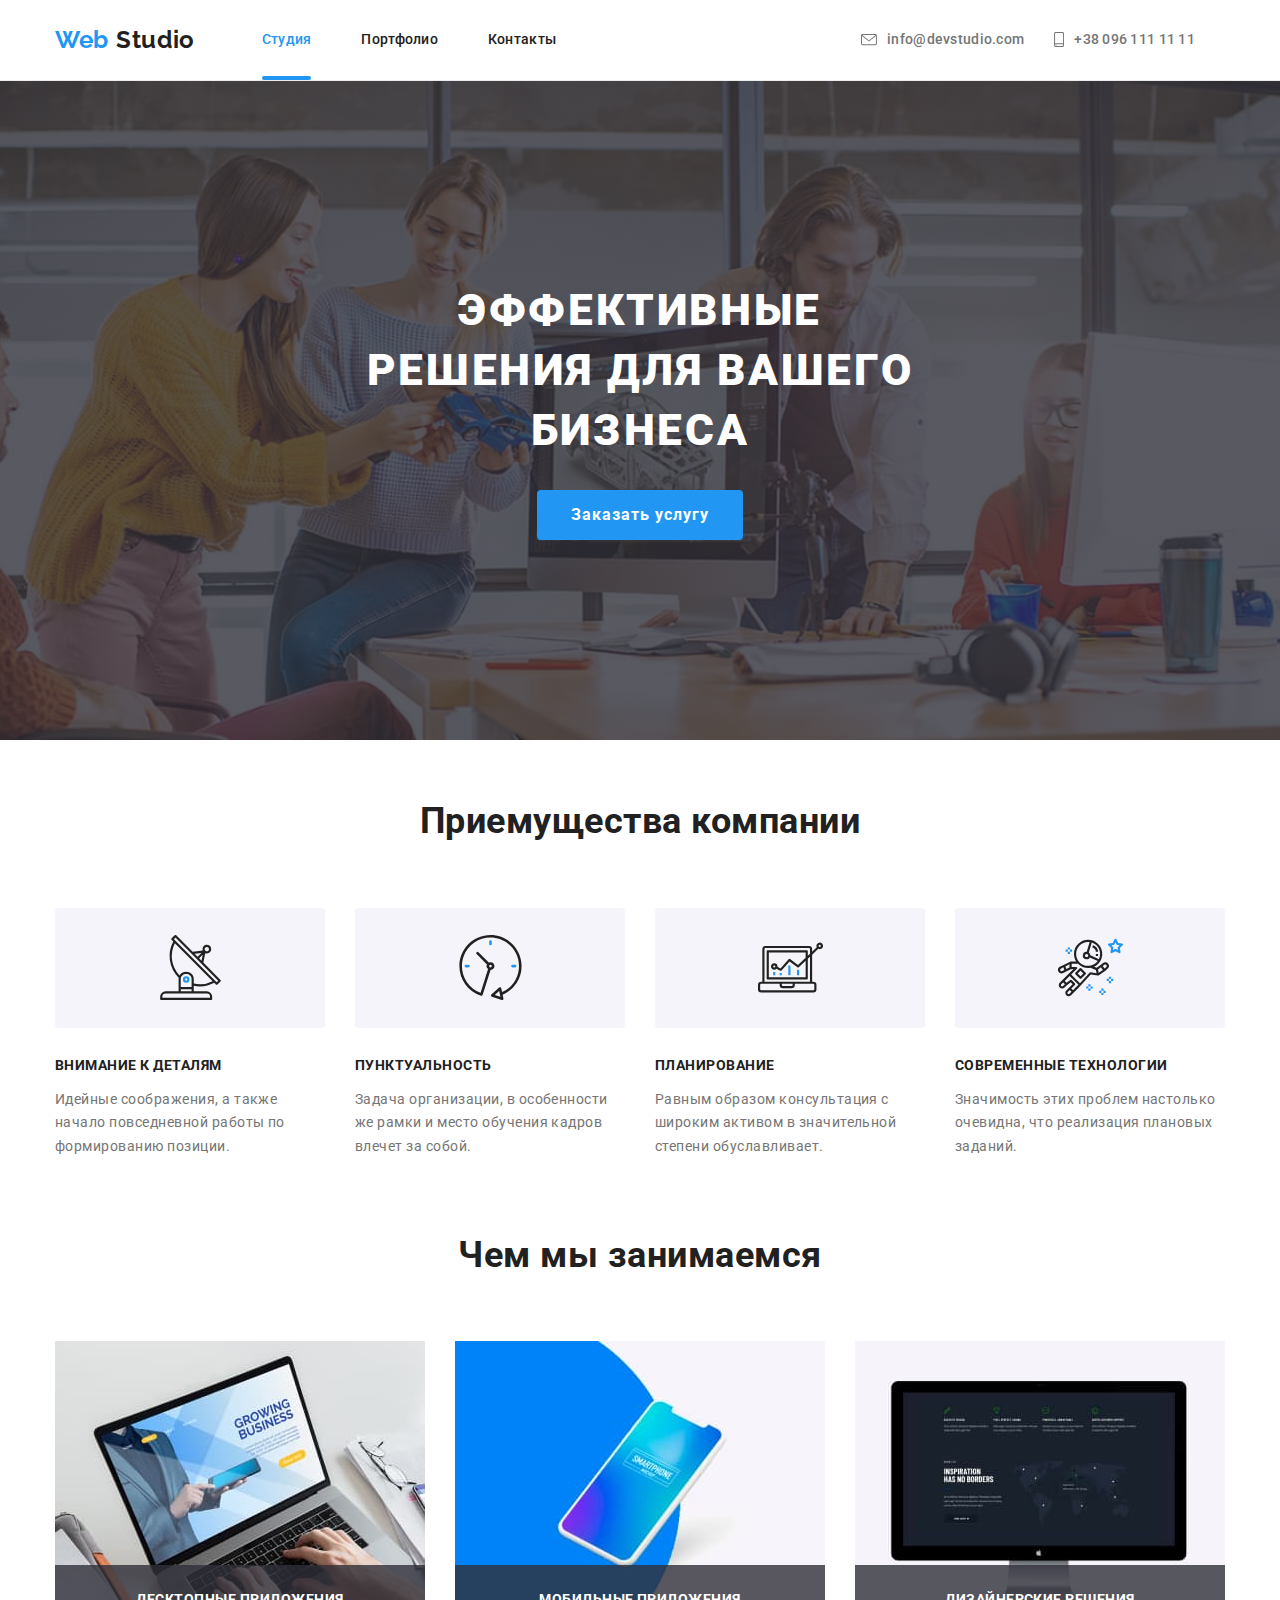
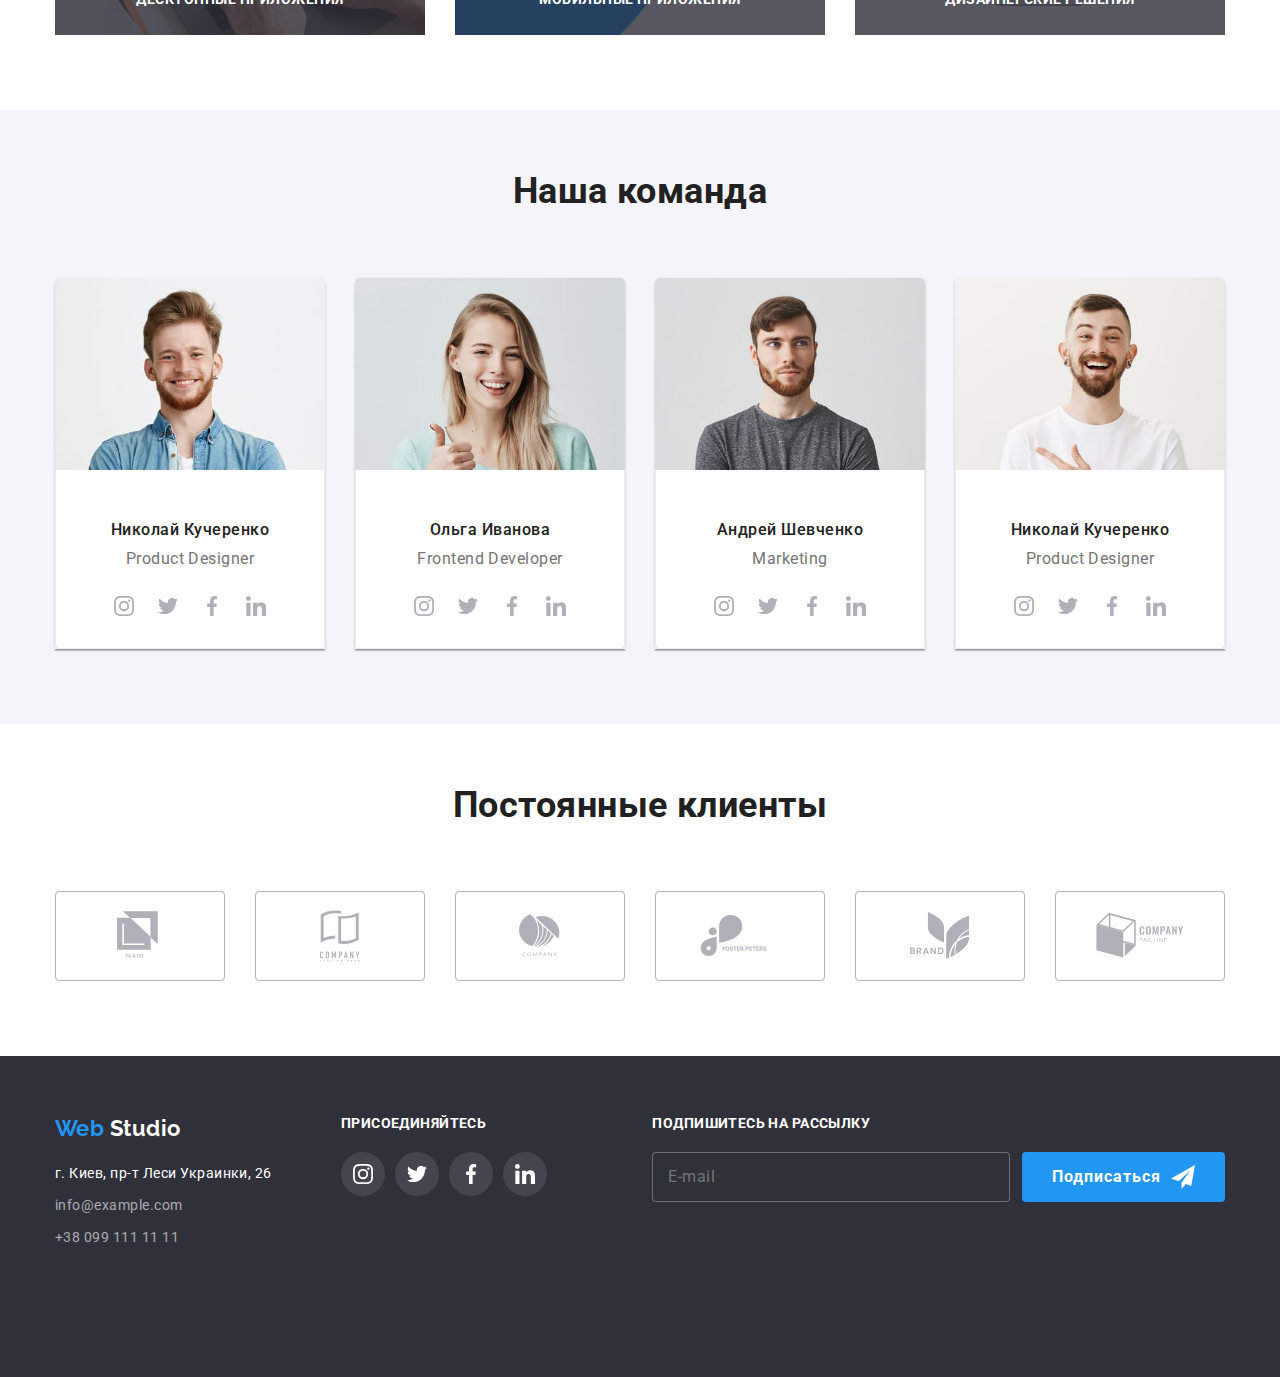
<file: index.html>
<!DOCTYPE html>
<html lang="ru">
  <head>
    <meta charset="UTF-8" />
    <meta name="viewport" content="width=device-width, initial-scale=1.0" />
    <title>Web Studio</title>
    <link
      href="https://fonts.googleapis.com/css2?family=Raleway:wght@700&family=Roboto:wght@400;500;700;900&display=swap"
      rel="stylesheet"
    />
    <link rel="stylesheet" href="./css/main.min.css" />
  </head>
  <body>
    <header class="page-header">
      <div class="container">
        <nav class="main-header">
          <a href="" class="logo"><span class="word-web">Web</span> Studio</a>
          <button
            type="button"
            class="menu-button"
            aria-expanded="false"
            aria-controls="menu-container"
            data-menu-button
          >
            <svg
              width="40"
              height="40"
              aria-label="Переключатель мобильного меню"
            >
              <use
                class="icon-close"
                href="./images/symbol-defs.svg#icon-menu-close"
              ></use>
              <use
                class="icon-open"
                href="./images/symbol-defs.svg#icon-menu-open"
              ></use>
            </svg>
          </button>

          <div class="menu-container" id="menu-container" data-menu>
            <ul class="site-nav list">
              <li class="item"><a href="" class="link current">Студия</a></li>
              <li class="item">
                <a href="./portfolio.html" class="link">Портфолио</a>
              </li>
              <li class="item"><a href="" class="link">Контакты</a></li>
            </ul>

            <ul class="auth-nav list">
              <li>
                <a href="mailto:info@devstudio.com" class="link"
                  ><svg class="auth-logo" width="16" height="12">
                    <use href="./images/symbol-defs.svg#icon-envelope"></use>
                  </svg>
                  info@devstudio.com</a
                >
              </li>
              <li>
                <a href="tel:+380961111111" class="link">
                  <svg class="auth-logo" width="10" height="15">
                    <use href="./images/symbol-defs.svg#icon-smartphone"></use>
                  </svg>
                  +38 096 111 11 11
                </a>
              </li>
            </ul>
          </div>
        </nav>
      </div>
    </header>

    <main>
      <section class="hero">
        <div class="overlay">
          <h1 class="hero-title">эффективные решения для вашего бизнеса</h1>
          <button data-modal-open class="button hero-button">
            Заказать услугу
          </button>
        </div>
      </section>

      <section class="section">
        <div class="container features">
          <h2 class="section-title none">Приемущества компании</h2>
          <ul class="feature-list list">
            <li class="item icon-antenna">
              <h3 class="title">Внимание к деталям</h3>
              <p class="text">
                Идейные соображения, а также начало повседневной работы по
                формированию позиции.
              </p>
            </li>

            <li class="item icon-clock">
              <h3 class="title">Пунктуальность</h3>
              <p class="text">
                Задача организации, в особенности же рамки и место обучения
                кадров влечет за собой.
              </p>
            </li>

            <li class="item icon-diagram">
              <h3 class="title">Планирование</h3>
              <p class="text">
                Равным образом консультация с широким активом в значительной
                степени обуславливает.
              </p>
            </li>

            <li class="item icon-astronaut">
              <h3 class="title">Современные технологии</h3>
              <p class="text">
                Значимость этих проблем настолько очевидна, что реализация
                плановых заданий.
              </p>
            </li>
          </ul>
        </div>
      </section>

      <section class="section top none">
        <div class="container works">
          <h2 class="section-title">Чем мы занимаемся</h2>
          <ul class="work-list list">
            <li class="item">
              <div class="thumb">
                <img
                  class="image-block"
                  src="./images/img1-desc1200.jpg"
                  alt="ноутбук"
                  width="100%"
                  height="294"
                />
                <div class="block-title">
                  <h3 class="title">Десктопные приложения</h3>
                </div>
              </div>
            </li>
            <li class="item">
              <div class="thumb">
                <img
                  class="image-block"
                  src="./images/img2-desc1200.jpg"
                  alt="смартфон"
                  width="100%"
                  height="294"
                />
                <div class="block-title">
                  <h3 class="title">Мобильные приложения</h3>
                </div>
              </div>
            </li>
            <li class="item">
              <div class="thumb">
                <img
                  class="image-block"
                  src="./images/img3-desc1200.jpg"
                  alt="монитор"
                  width="100%"
                  height="294"
                />
                <div class="block-title">
                  <h3 class="title">Дизайнерские решения</h3>
                </div>
              </div>
            </li>
          </ul>
        </div>
      </section>

      <section class="section team">
        <div class="container team-box">
          <h2 class="section-title">Наша команда</h2>
          <ul class="team-list list">
            <li class="item">
              <a class="work-link" href=""
                ><img
                  class="card-image"
                  srcset="
                    ./images/photo1-mob480.jpg 1x,
                    ./images/photo1-mob640.jpg 2x
                  "
                  src="./images/photo1-mob480.jpg"
                  alt="Николай Кучеренко"
                  width="100%"
                  height="100%"
              /></a>

              <div class="card-name">
                <h3 class="title">Николай Кучеренко</h3>
                <p class="position">Product Designer</p>
                <ul class="list">
                  <li>
                    <a href="" class="socialy" aria-label="Ссылка на Instagram">
                      <svg class="icon-link" width="20px" height="20px">
                        <use
                          href="./images/symbol-defs.svg#icon-instagram1"
                        ></use>
                      </svg>
                    </a>
                  </li>
                  <li>
                    <a href="" class="socialy" aria-label="Ссылка на Twitter"
                      ><svg class="icon-link" width="20px" height="20px">
                        <use
                          href="./images/symbol-defs.svg#icon-twitter1"
                        ></use>
                      </svg>
                    </a>
                  </li>
                  <li>
                    <a href="" class="socialy" aria-label="Ссылка на Facebook"
                      ><svg class="icon-link" width="20px" height="20px">
                        <use
                          href="./images/symbol-defs.svg#icon-facebook1"
                        ></use>
                      </svg>
                    </a>
                  </li>
                  <li>
                    <a href="" class="socialy" aria-label="Ссылка на Linkedin"
                      ><svg class="icon-link" width="20px" height="20px">
                        <use
                          href="./images/symbol-defs.svg#icon-linkedin1"
                        ></use>
                      </svg>
                    </a>
                  </li>
                </ul>
              </div>
            </li>

            <li class="item">
              <a class="work-link" href=""
                ><img
                  class="card-image"
                  srcset="
                    ./images/photo2-mob480.jpg 1x,
                    ./images/photo2-mob640.jpg 2x
                  "
                  src="./images/photo2-mob480.jpg"
                  alt="Ольга Иванова"
                  width="100%"
                  height="100%"
              /></a>

              <div class="card-name">
                <h3 class="title">Ольга Иванова</h3>
                <p class="position">Frontend Developer</p>
                <ul class="list">
                  <li>
                    <a href="" class="socialy" aria-label="Ссылка на Instagram">
                      <svg class="icon-link" width="20px" height="20px">
                        <use
                          href="./images/symbol-defs.svg#icon-instagram1"
                        ></use>
                      </svg>
                    </a>
                  </li>
                  <li>
                    <a href="" class="socialy" aria-label="Ссылка на Twitter"
                      ><svg class="icon-link" width="20px" height="20px">
                        <use
                          href="./images/symbol-defs.svg#icon-twitter1"
                        ></use>
                      </svg>
                    </a>
                  </li>
                  <li>
                    <a href="" class="socialy" aria-label="Ссылка на Facebook"
                      ><svg class="icon-link" width="20px" height="20px">
                        <use
                          href="./images/symbol-defs.svg#icon-facebook1"
                        ></use>
                      </svg>
                    </a>
                  </li>
                  <li>
                    <a href="" class="socialy" aria-label="Ссылка на Linkedin"
                      ><svg class="icon-link" width="20px" height="20px">
                        <use
                          href="./images/symbol-defs.svg#icon-linkedin1"
                        ></use>
                      </svg>
                    </a>
                  </li>
                </ul>
              </div>
            </li>

            <li class="item">
              <a class="work-link" href=""
                ><img
                  class="card-image"
                  srcset="
                    ./images/photo3-mob480.jpg 1x,
                    ./images/photo3-mob640.jpg 2x
                  "
                  src="./images/photo3-mob480.jpg"
                  alt="Андрей Шевченко"
                  width="100%"
                  height="100%"
              /></a>

              <div class="card-name">
                <h3 class="title">Андрей Шевченко</h3>
                <p class="position">Marketing</p>
                <ul class="list">
                  <li>
                    <a href="" class="socialy" aria-label="Ссылка на Instagram">
                      <svg class="icon-link" width="20px" height="20px">
                        <use
                          href="./images/symbol-defs.svg#icon-instagram1"
                        ></use>
                      </svg>
                    </a>
                  </li>
                  <li>
                    <a href="" class="socialy" aria-label="Ссылка на Twitter"
                      ><svg class="icon-link" width="20px" height="20px">
                        <use
                          href="./images/symbol-defs.svg#icon-twitter1"
                        ></use>
                      </svg>
                    </a>
                  </li>
                  <li>
                    <a href="" class="socialy" aria-label="Ссылка на Facebook"
                      ><svg class="icon-link" width="20px" height="20px">
                        <use
                          href="./images/symbol-defs.svg#icon-facebook1"
                        ></use>
                      </svg>
                    </a>
                  </li>
                  <li>
                    <a href="" class="socialy" aria-label="Ссылка на Linkedin"
                      ><svg class="icon-link" width="20px" height="20px">
                        <use
                          href="./images/symbol-defs.svg#icon-linkedin1"
                        ></use>
                      </svg>
                    </a>
                  </li>
                </ul>
              </div>
            </li>

            <li class="item">
              <a class="work-link" href=""
                ><img
                  class="card-image"
                  srcset="
                    ./images/photo4-mob480.jpg 1x,
                    ./images/photo4-mob640.jpg 2x
                  "
                  src="./images/photo4-mob480.jpg"
                  alt="Иван Николаев"
                  width="100%"
                  height="100%"
              /></a>

              <div class="card-name">
                <h3 class="title">Николай Кучеренко</h3>
                <p class="position">Product Designer</p>
                <ul class="list">
                  <li>
                    <a href="" class="socialy" aria-label="Ссылка на Instagram">
                      <svg class="icon-link" width="20px" height="20px">
                        <use
                          href="./images/symbol-defs.svg#icon-instagram1"
                        ></use>
                      </svg>
                    </a>
                  </li>
                  <li>
                    <a href="" class="socialy" aria-label="Ссылка на Twitter"
                      ><svg class="icon-link" width="20px" height="20px">
                        <use
                          href="./images/symbol-defs.svg#icon-twitter1"
                        ></use>
                      </svg>
                    </a>
                  </li>
                  <li>
                    <a href="" class="socialy" aria-label="Ссылка на Facebook"
                      ><svg class="icon-link" width="20px" height="20px">
                        <use
                          href="./images/symbol-defs.svg#icon-facebook1"
                        ></use>
                      </svg>
                    </a>
                  </li>
                  <li>
                    <a href="" class="socialy" aria-label="Ссылка на Linkedin"
                      ><svg class="icon-link" width="20px" height="20px">
                        <use
                          href="./images/symbol-defs.svg#icon-linkedin1"
                        ></use>
                      </svg>
                    </a>
                  </li>
                </ul>
              </div>
            </li>
          </ul>
        </div>
      </section>

      <section class="section">
        <div class="container clients">
          <h2 class="section-title">Постоянные клиенты</h2>
          <ul class="clients-list list">
            <li class="item">
              <a href="" class="clients-links">
                <svg class="clients-logo" width="45" height="50">
                  <use href="./images/symbol-defs.svg#icon-logo1"></use>
                </svg>
              </a>
            </li>
            <li class="item">
              <a href="" class="clients-links">
                <svg class="clients-logo" width="40" height="52">
                  <use href="./images/symbol-defs.svg#icon-logo2"></use>
                </svg>
              </a>
            </li>
            <li class="item">
              <a href="" class="clients-links">
                <svg class="clients-logo" width="41" height="43">
                  <use href="./images/symbol-defs.svg#icon-logo3"></use>
                </svg>
              </a>
            </li>
            <li class="item">
              <a href="" class="clients-links">
                <svg class="clients-logo" width="80" height="42">
                  <use href="./images/symbol-defs.svg#icon-logo4"></use>
                </svg>
              </a>
            </li>
            <li class="item">
              <a href="" class="clients-links">
                <svg class="clients-logo" width="59" height="47">
                  <use href="./images/symbol-defs.svg#icon-logo5"></use>
                </svg>
              </a>
            </li>
            <li class="item">
              <a href="" class="clients-links">
                <svg class="clients-logo" width="88" height="45">
                  <use href="./images/symbol-defs.svg#icon-logo6"></use>
                </svg>
              </a>
            </li>
          </ul>
        </div>
      </section>
    </main>

    <footer class="page-footer">
      <div class="container footer-box">
        <div class="contacts-join">
          <div class="block-contact">
            <a href="" class="logo-footer"
              ><span class="word-web">Web</span> Studio</a
            >

            <a href="" class="contacts"
              >г. Киев, пр-т Леси Украинки, 26 <br />
            </a>
            <a href="mailto:info@devstudio.com" class="contacts"
              ><span class="links">info@example.com </span><br />
            </a>
            <a href="tel:+380961111111" class="contacts"
              ><span class="links">+38 099 111 11 11</span></a
            >
          </div>

          <div class="block-join">
            <p class="text">присоединяйтесь</p>
            <ul class="our-links list">
              <li>
                <a
                  href=""
                  class="social-links icon-instagram"
                  aria-label="Ссылка на Instagram"
                ></a>
              </li>
              <li>
                <a
                  href=""
                  class="social-links icon-twitter"
                  aria-label="Ссылка на Twitter"
                ></a>
              </li>
              <li>
                <a
                  href=""
                  class="social-links icon-facebook"
                  aria-label="Ссылка на Facebook"
                ></a>
              </li>
              <li>
                <a
                  href=""
                  class="social-links icon-linkedin"
                  aria-label="Ссылка на Linkedin"
                ></a>
              </li>
            </ul>
          </div>
        </div>

        <div class="block-submit">
          <p class="text">Подпишитесь на рассылку</p>
          <form action="" class="form-submit">
            <input type="email" name="mail" placeholder="E-mail" />
            <button type="submit" class="button icon-subscribe">
              Подписаться
            </button>
          </form>
        </div>
      </div>
    </footer>
    <div data-modal class="backdrop is-hidden">
      <form action="" class="form">
        <b class="form-title">Оставьте свои данные, мы вам перезвоним</b>
        <div class="form-field">
          <input
            type="name"
            name="name"
            id="name"
            class="form-input"
            placeholder=" "
          />

          <label for="name" class="form-label">Имя</label>
          <svg
            class="modal-logo"
            width="18"
            height="18"
            viewBox="0 0 18 18"
            fill="none"
            xmlns="http://www.w3.org/2000/svg"
          >
            <path
              d="M9 9C10.6575 9 12 7.6575 12 6C12 4.3425 10.6575 3 9 3C7.3425 3 6 4.3425 6 6C6 7.6575 7.3425 9 9 9ZM9 10.5C6.9975 10.5 3 11.505 3 13.5V14.25C3 14.6625 3.3375 15 3.75 15H14.25C14.6625 15 15 14.6625 15 14.25V13.5C15 11.505 11.0025 10.5 9 10.5Z"
            />
          </svg>
        </div>

        <div class="form-field">
          <input
            type="tel"
            name="tel"
            id="tel"
            class="form-input"
            placeholder=" "
          />
          <label for="tel" class="form-label">Телефон</label>
          <svg
            class="modal-logo"
            width="18"
            height="18"
            viewBox="0 0 18 18"
            fill="none"
            xmlns="http://www.w3.org/2000/svg"
          >
            <path
              d="M13.996 11.1226L12.1579 10.9127C11.7164 10.8621 11.2822 11.0141 10.9711 11.3252L9.63948 12.6568C7.59147 11.6147 5.91254 9.94301 4.87044 7.88775L6.20925 6.54894C6.52043 6.23775 6.6724 5.80355 6.62174 5.3621L6.41188 3.53842C6.32504 2.8075 5.70991 2.2575 4.97176 2.2575H3.71979C2.90203 2.2575 2.22178 2.93776 2.27243 3.75552C2.65598 9.93577 7.59871 14.8713 13.7717 15.2548C14.5894 15.3055 15.2697 14.6252 15.2697 13.8075V12.5555C15.2769 11.8246 14.7269 11.2095 13.996 11.1226Z"
            />
          </svg>
        </div>

        <div class="form-field">
          <input
            type="mail"
            name="mail"
            id="mail"
            class="form-input"
            placeholder=" "
          />
          <label for="mail" class="form-label">Почта</label>
          <svg
            class="modal-logo"
            width="18"
            height="18"
            viewBox="0 0 18 18"
            fill="none"
            xmlns="http://www.w3.org/2000/svg"
          >
            <path
              d="M15 3H3C2.175 3 1.5075 3.675 1.5075 4.5L1.5 13.5C1.5 14.325 2.175 15 3 15H15C15.825 15 16.5 14.325 16.5 13.5V4.5C16.5 3.675 15.825 3 15 3ZM14.7 6.1875L9.3975 9.5025C9.1575 9.6525 8.8425 9.6525 8.6025 9.5025L3.3 6.1875C3.1125 6.0675 3 5.865 3 5.6475C3 5.145 3.5475 4.845 3.975 5.1075L9 8.25L14.025 5.1075C14.4525 4.845 15 5.145 15 5.6475C15 5.865 14.8875 6.0675 14.7 6.1875Z"
            />
          </svg>
        </div>

        <div class="form-field">
          <textarea
            name="comment"
            id="comment"
            rows="8"
            class="comment-input"
            placeholder=" "
          ></textarea>

          <label for="comment" class="comment-label">Коментарий</label>
        </div>

        <div class="form-policy">
          <label class="label">
            <input
              class="checkbox"
              value="accept_policy"
              type="checkbox"
              name="policy"
            />
            <span class="policy-icon"></span>
            Соглашаюсь с рассылкой и принимаю
            <a href="" class="policy-link">Условия договора</a>
          </label>
        </div>
        <button type="submit" class="btn-close">Отправить</button>
        <button data-modal-close class="close-modal">
          <svg
            class="close-modal-logo"
            width="18"
            height="18"
            viewBox="0 0 18 18"
            fill="none"
            xmlns="http://www.w3.org/2000/svg"
          >
            <path
              d="M15 4.10786L13.8921 3L9.5 7.39214L5.10786 3L4 4.10786L8.39214 8.5L4 12.8921L5.10786 14L9.5 9.60786L13.8921 14L15 12.8921L10.6079 8.5L15 4.10786Z"
            />
          </svg>
        </button>
      </form>
    </div>
    <script src="./js/menu.js"></script>
    <script src="./js/modal.js"></script>
  </body>
</html>
</file>
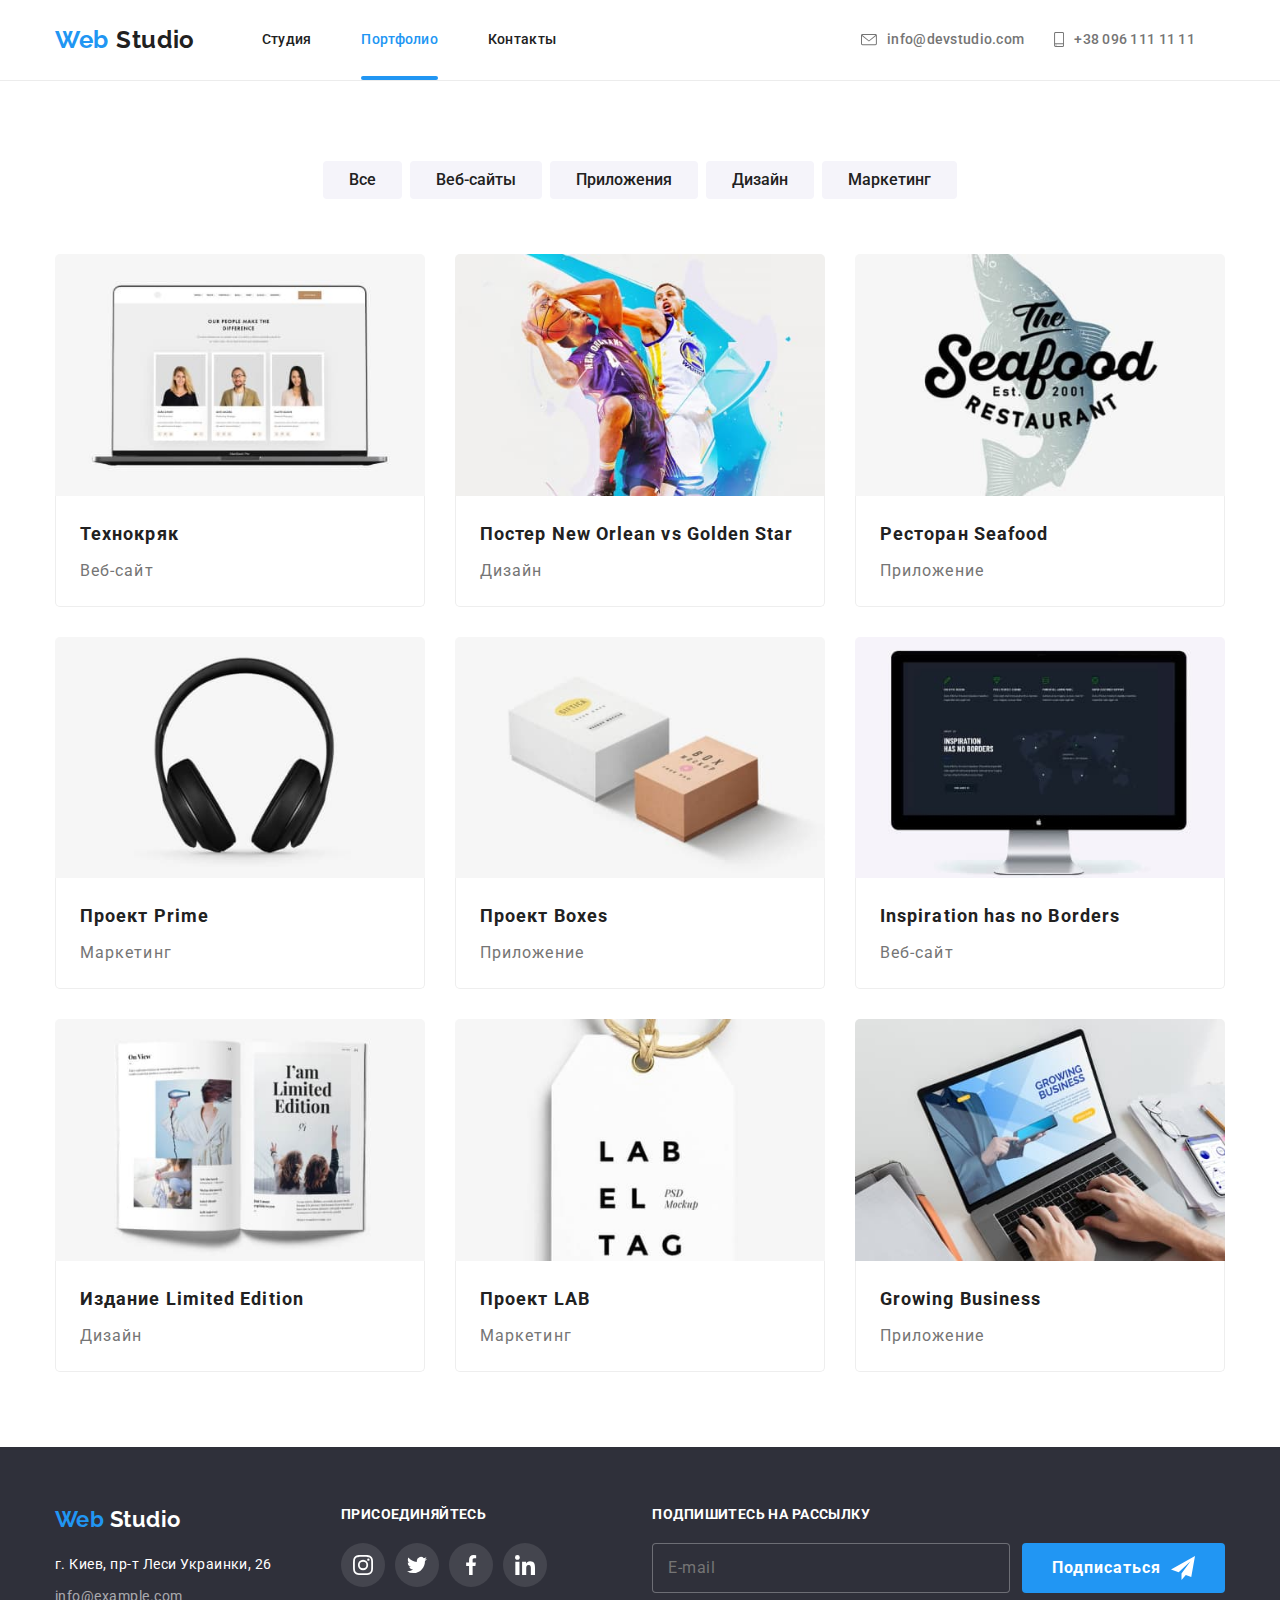
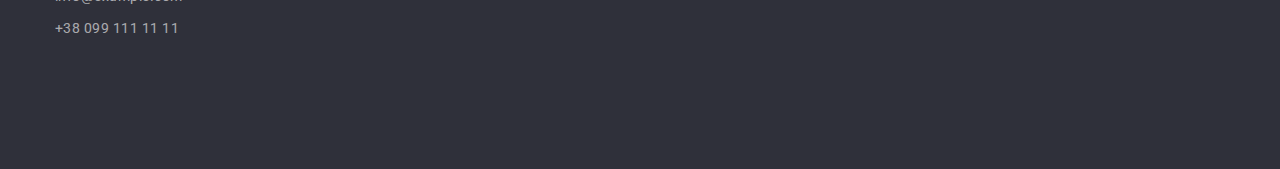
<file: portfolio.html>
<!DOCTYPE html>
<html lang="ru">
  <head>
    <meta charset="UTF-8" />
    <meta name="viewport" content="width=device-width, initial-scale=1.0" />
    <title>Web Studio</title>
    <link
      href="https://fonts.googleapis.com/css2?family=Raleway:wght@700&family=Roboto:wght@400;500;700;900&display=swap"
      rel="stylesheet"
    />
    <link rel="stylesheet" href="./css/main.min.css" />
  </head>
  <body>
    <header class="page-header">
      <div class="container">
        <nav class="main-header">
          <a href="" class="logo"><span class="word-web">Web</span> Studio</a>
          <button
            type="button"
            class="menu-button"
            aria-expanded="false"
            aria-controls="menu-container"
            data-menu-button
          >
            <svg
              width="40"
              height="40"
              aria-label="Переключатель мобильного меню"
            >
              <use
                class="icon-close"
                href="./images/symbol-defs.svg#icon-menu-close"
              ></use>
              <use
                class="icon-open"
                href="./images/symbol-defs.svg#icon-menu-open"
              ></use>
            </svg>
          </button>

          <div class="menu-container" id="menu-container" data-menu>
            <ul class="site-nav list">
              <li class="item">
                <a href="./index.html" class="link">Студия</a>
              </li>
              <li class="item">
                <a href="" class="link current">Портфолио</a>
              </li>
              <li class="item"><a href="" class="link">Контакты</a></li>
            </ul>

            <ul class="auth-nav list">
              <li>
                <a href="mailto:info@devstudio.com" class="link"
                  ><svg class="auth-logo" width="16" height="12">
                    <use href="./images/symbol-defs.svg#icon-envelope"></use>
                  </svg>
                  info@devstudio.com</a
                >
              </li>
              <li>
                <a href="tel:+380961111111" class="link">
                  <svg class="auth-logo" width="10" height="15">
                    <use href="./images/symbol-defs.svg#icon-smartphone"></use>
                  </svg>
                  +38 096 111 11 11
                </a>
              </li>
            </ul>
          </div>
        </nav>
      </div>
    </header>
    <main>
      <section class="section">
        <div class="container portfolio-box">
          <h1 class="hidden-none">Портфолио</h1>
          <ul class="nav-item list">
            <li class="item"><button type="button">Все</button></li>
            <li class="item"><button type="button">Веб-сайты</button></li>
            <li class="item"><button type="button">Приложения</button></li>
            <li class="item"><button type="button">Дизайн</button></li>
            <li class="item"><button type="button">Маркетинг</button></li>
          </ul>

          <ul class="work-desc list">
            <li class="item">
              <a href="" class="work-link">
                <div class="image-block">
                  <img
                    class="card-image"
                    srcset="
                      ./images/work1-mob480.jpg 1x,
                      ./images/work1-mob640.jpg 2x
                    "
                    src="./images/work1-mob480.jpg"
                    alt="веб-сайт"
                    width="100%"
                    height="100%"
                  />
                  <p class="description">
                    Технокряк это современная площадка распространения
                    коронавируса. Компании используют эту платформу для
                    цифрового шпионажа и атак на защищённые сервера конкурентов.
                  </p>
                </div>
                <div class="card-name">
                  <h2 class="name">Технокряк</h2>
                  <p class="caption">Веб-сайт</p>
                </div>
              </a>
            </li>
            <li class="item">
              <a href="" class="work-link">
                <div class="image-block">
                  <img
                    class="card-image"
                    srcset="
                      ./images/work2-mob480.jpg 1x,
                      ./images/work2-mob640.jpg 2x
                    "
                    src="./images/work2-mob480.jpg"
                    alt="веб-сайт"
                    width="100%"
                    height="100%"
                  />
                  <p class="description">
                    Технокряк это современная площадка распространения
                    коронавируса. Компании используют эту платформу для
                    цифрового шпионажа и атак на защищённые сервера конкурентов.
                  </p>
                </div>
                <div class="card-name">
                  <h2 class="name">Постер New Orlean vs Golden Star</h2>
                  <p class="caption">Дизайн</p>
                </div>
              </a>
            </li>
            <li class="item">
              <a href="" class="work-link">
                <div class="image-block">
                  <img
                    class="card-image"
                    srcset="
                      ./images/work3-mob480.jpg 1x,
                      ./images/work3-mob640.jpg 2x
                    "
                    src="./images/work3-mob480.jpg"
                    alt="веб-сайт"
                    width="100%"
                    height="100%"
                  />
                  <p class="description">
                    Технокряк это современная площадка распространения
                    коронавируса. Компании используют эту платформу для
                    цифрового шпионажа и атак на защищённые сервера конкурентов.
                  </p>
                </div>
                <div class="card-name">
                  <h2 class="name">Ресторан Seafood</h2>
                  <p class="caption">Приложение</p>
                </div>
              </a>
            </li>
            <li class="item">
              <a href="" class="work-link">
                <div class="image-block">
                  <img
                    class="card-image"
                    srcset="
                      ./images/work4-mob480.jpg 1x,
                      ./images/work4-mob640.jpg 2x
                    "
                    src="./images/work4-mob480.jpg"
                    alt="веб-сайт"
                    width="100%"
                    height="100%"
                  />
                  <p class="description">
                    Технокряк это современная площадка распространения
                    коронавируса. Компании используют эту платформу для
                    цифрового шпионажа и атак на защищённые сервера конкурентов.
                  </p>
                </div>
                <div class="card-name">
                  <h2 class="name">Проект Prime</h2>
                  <p class="caption">Маркетинг</p>
                </div>
              </a>
            </li>
            <li class="item">
              <a href="" class="work-link">
                <div class="image-block">
                  <img
                    class="card-image"
                    srcset="
                      ./images/work5-mob480.jpg 1x,
                      ./images/work5-mob640.jpg 2x
                    "
                    src="./images/work5-mob480.jpg"
                    alt="веб-сайт"
                    width="100%"
                    height="100%"
                  />
                  <p class="description">
                    Технокряк это современная площадка распространения
                    коронавируса. Компании используют эту платформу для
                    цифрового шпионажа и атак на защищённые сервера конкурентов.
                  </p>
                </div>
                <div class="card-name">
                  <h2 class="name">Проект Boxes</h2>
                  <p class="caption">Приложение</p>
                </div>
              </a>
            </li>
            <li class="item">
              <a href="" class="work-link">
                <div class="image-block">
                  <img
                    class="card-image"
                    srcset="
                      ./images/work6-mob480.jpg 1x,
                      ./images/work6-mob640.jpg 2x
                    "
                    src="./images/work6-mob480.jpg"
                    alt="веб-сайт"
                    width="100%"
                    height="100%"
                  />
                  <p class="description">
                    Технокряк это современная площадка распространения
                    коронавируса. Компании используют эту платформу для
                    цифрового шпионажа и атак на защищённые сервера конкурентов.
                  </p>
                </div>
                <div class="card-name">
                  <h2 class="name">Inspiration has no Borders</h2>
                  <p class="caption">Веб-сайт</p>
                </div>
              </a>
            </li>
            <li class="item">
              <a href="" class="work-link">
                <div class="image-block">
                  <img
                    class="card-image"
                    srcset="
                      ./images/work7-mob480.jpg 1x,
                      ./images/work7-mob640.jpg 2x
                    "
                    src="./images/work7-mob480.jpg"
                    alt="веб-сайт"
                    width="100%"
                    height="100%"
                  />
                  <p class="description">
                    Технокряк это современная площадка распространения
                    коронавируса. Компании используют эту платформу для
                    цифрового шпионажа и атак на защищённые сервера конкурентов.
                  </p>
                </div>
                <div class="card-name">
                  <h2 class="name">Издание Limited Edition</h2>
                  <p class="caption">Дизайн</p>
                </div>
              </a>
            </li>
            <li class="item">
              <a href="" class="work-link">
                <div class="image-block">
                  <img
                    class="card-image"
                    srcset="
                      ./images/work8-mob480.jpg 1x,
                      ./images/work8-mob640.jpg 2x
                    "
                    src="./images/work8-mob480.jpg"
                    alt="веб-сайт"
                    width="100%"
                    height="100%"
                  />
                  <p class="description">
                    Технокряк это современная площадка распространения
                    коронавируса. Компании используют эту платформу для
                    цифрового шпионажа и атак на защищённые сервера конкурентов.
                  </p>
                </div>
                <div class="card-name">
                  <h2 class="name">Проект LAB</h2>
                  <p class="caption">Маркетинг</p>
                </div>
              </a>
            </li>
            <li class="item">
              <a href="" class="work-link">
                <div class="image-block">
                  <img
                    class="card-image"
                    srcset="
                      ./images/work9-mob480.jpg 1x,
                      ./images/work9-mob640.jpg 2x
                    "
                    src="./images/work9-mob480.jpg"
                    alt="веб-сайт"
                    width="100%"
                    height="100%"
                  />
                  <p class="description">
                    Технокряк это современная площадка распространения
                    коронавируса. Компании используют эту платформу для
                    цифрового шпионажа и атак на защищённые сервера конкурентов.
                  </p>
                </div>
                <div class="card-name">
                  <h2 class="name">Growing Business</h2>
                  <p class="caption">Приложение</p>
                </div>
              </a>
            </li>
          </ul>
        </div>
      </section>
    </main>

    <footer class="page-footer">
      <div class="container footer-box">
        <div class="contacts-join">
          <div class="block-contact">
            <a href="" class="logo-footer"
              ><span class="word-web">Web</span> Studio</a
            >

            <a href="" class="contacts"
              >г. Киев, пр-т Леси Украинки, 26 <br />
            </a>
            <a href="mailto:info@devstudio.com" class="contacts"
              ><span class="links">info@example.com </span><br />
            </a>
            <a href="tel:+380961111111" class="contacts"
              ><span class="links">+38 099 111 11 11</span></a
            >
          </div>

          <div class="block-join">
            <p class="text">присоединяйтесь</p>
            <ul class="our-links list">
              <li>
                <a
                  href=""
                  class="social-links icon-instagram"
                  aria-label="Ссылка на Instagram"
                ></a>
              </li>
              <li>
                <a
                  href=""
                  class="social-links icon-twitter"
                  aria-label="Ссылка на Twitter"
                ></a>
              </li>
              <li>
                <a
                  href=""
                  class="social-links icon-facebook"
                  aria-label="Ссылка на Facebook"
                ></a>
              </li>
              <li>
                <a
                  href=""
                  class="social-links icon-linkedin"
                  aria-label="Ссылка на Linkedin"
                ></a>
              </li>
            </ul>
          </div>
        </div>

        <div class="block-submit">
          <p class="text">Подпишитесь на рассылку</p>
          <form action="" class="form-submit">
            <input type="email" name="mail" placeholder="E-mail" />
            <button type="submit" class="button icon-subscribe">
              Подписаться
            </button>
          </form>
        </div>
      </div>
    </footer>
    <script src="./js/menu.js"></script>
  </body>
</html>
</file>
<file: css/main.min.css>
/*! modern-normalize v0.6.0 | MIT License | https://github.com/sindresorhus/modern-normalize */*,*::before,*::after{-webkit-box-sizing:border-box;box-sizing:border-box}:root{-moz-tab-size:4;-o-tab-size:4;tab-size:4}html{line-height:1.15;-webkit-text-size-adjust:100%}body{margin:0}body{font-family:system-ui,-apple-system,"Segoe UI",Roboto,Helvetica,Arial,sans-serif,"Apple Color Emoji","Segoe UI Emoji"}hr{height:0}abbr[title]{-webkit-text-decoration:underline dotted;text-decoration:underline dotted}b,strong{font-weight:bolder}code,kbd,samp,pre{font-family:SFMono-Regular, Consolas, 'Liberation Mono', Menlo, monospace;font-size:1em}small{font-size:80%}sub,sup{font-size:75%;line-height:0;position:relative;vertical-align:baseline}sub{bottom:-0.25em}sup{top:-0.5em}button,input,optgroup,select,textarea{font-family:inherit;font-size:100%;line-height:1.15;margin:0}button,select{text-transform:none}button,[type='button'],[type='reset'],[type='submit']{-webkit-appearance:button}button::-moz-focus-inner,[type='button']::-moz-focus-inner,[type='reset']::-moz-focus-inner,[type='submit']::-moz-focus-inner{border-style:none;padding:0}button:-moz-focusring,[type='button']:-moz-focusring,[type='reset']:-moz-focusring,[type='submit']:-moz-focusring{outline:1px dotted ButtonText}fieldset{padding:0.35em 0.75em 0.625em}legend{padding:0}progress{vertical-align:baseline}[type='number']::-webkit-inner-spin-button,[type='number']::-webkit-outer-spin-button{height:auto}[type='search']{-webkit-appearance:textfield;outline-offset:-2px}[type='search']::-webkit-search-decoration{-webkit-appearance:none}::-webkit-file-upload-button{-webkit-appearance:button;font:inherit}summary{display:list-item}body{background-color:#fff;color:#757575;margin:0;font-family:Roboto,sans-serif;letter-spacing:.03em}.page-header{position:relative;background-color:#fff;color:#212121;border-bottom:1px solid #ececec}.container{max-width:1200px;margin-left:auto;margin-right:auto;padding:0px 15px}@media screen and (min-width: 480px){.container{width:480px}}@media screen and (min-width: 768px){.container{width:768px}}@media screen and (min-width: 1200px){.container{width:1200px}}.logo{color:#212121;font-family:Raleway;font-weight:bold;font-size:24px;line-height:28px;letter-spacing:0.03em;text-decoration:none}.word-web{color:#2196f3}.list{margin:0;padding-left:0;list-style:none}.main-header{display:-webkit-box;display:-ms-flexbox;display:flex;-webkit-box-pack:justify;-ms-flex-pack:justify;justify-content:space-between;-webkit-box-align:center;-ms-flex-align:center;align-items:center;padding:16px 0px}@media screen and (min-width: 768px){.main-header{padding:0}}.menu-container{position:absolute;top:100%;left:0;z-index:1;width:100%;display:none;-webkit-box-orient:vertical;-webkit-box-direction:normal;-ms-flex-direction:column;flex-direction:column;-webkit-box-align:center;-ms-flex-align:center;align-items:center;padding:60px 0px;border-top:1px solid #ececec;background-color:#ffffff}@media screen and (min-width: 768px){.menu-container{position:relative;display:-webkit-box;display:-ms-flexbox;display:flex;-webkit-box-orient:horizontal;-webkit-box-direction:normal;-ms-flex-direction:row;flex-direction:row;-webkit-box-align:center;-ms-flex-align:center;align-items:center;width:auto;padding:0;border:none}}@media screen and (min-width: 1200px){.menu-container{z-index:0}}.menu-container.is-open{display:-webkit-box;display:-ms-flexbox;display:flex}.site-nav{display:-webkit-box;display:-ms-flexbox;display:flex;-webkit-box-orient:vertical;-webkit-box-direction:normal;-ms-flex-direction:column;flex-direction:column;-webkit-box-align:center;-ms-flex-align:center;align-items:center}@media screen and (min-width: 768px){.site-nav{display:-webkit-box;display:-ms-flexbox;display:flex;-webkit-box-orient:horizontal;-webkit-box-direction:normal;-ms-flex-direction:row;flex-direction:row;margin-right:81px}}@media screen and (min-width: 1200px){.site-nav{margin-right:305px}}.site-nav .link{display:block;padding-top:8px;padding-bottom:8px;color:#212121;font-family:Roboto,sans-serif;font-weight:500;font-size:18px;line-height:1.16;letter-spacing:0.02em;text-decoration:none;-webkit-transition:color 250ms cubic-bezier(0.4, 0, 0.2, 1);transition:color 250ms cubic-bezier(0.4, 0, 0.2, 1)}@media screen and (min-width: 768px){.site-nav .link{padding-top:32px;padding-bottom:32px;font-size:14px;line-height:1.14}}.site-nav .link:hover,.site-nav .link:focus{color:#2196f3}.site-nav .link.current{color:#2196f3}.site-nav .item{position:relative;margin-bottom:40px}@media screen and (min-width: 768px){.site-nav .item{margin-bottom:0}.site-nav .item:not(:last-child){margin-right:50px}}.site-nav .link.current::after{-webkit-transform:scaleX(1);transform:scaleX(1);background-color:#2196f3}.site-nav .link::after{position:absolute;bottom:0;content:'';display:block;width:100%;height:4px;border-top-left-radius:4px;border-top-right-radius:4px;border-bottom-right-radius:4px;border-bottom-left-radius:4px;background-color:#2196f3;-webkit-transform:scaleX(0);transform:scaleX(0);-webkit-transition:-webkit-transform 250ms cubic-bezier(0.4, 0, 0.2, 1);transition:-webkit-transform 250ms cubic-bezier(0.4, 0, 0.2, 1);transition:transform 250ms cubic-bezier(0.4, 0, 0.2, 1);transition:transform 250ms cubic-bezier(0.4, 0, 0.2, 1), -webkit-transform 250ms cubic-bezier(0.4, 0, 0.2, 1)}.site-nav .link:hover::after{-webkit-transform:scaleX(1);transform:scaleX(1)}.auth-nav .link{display:-webkit-box;display:-ms-flexbox;display:flex;-webkit-box-pack:center;-ms-flex-pack:center;justify-content:center;-webkit-box-align:center;-ms-flex-align:center;align-items:center;margin-bottom:16px;color:#757575;font-weight:500;font-size:14px;line-height:1.14;letter-spacing:0.02em;text-decoration:none}@media screen and (min-width: 768px){.auth-nav .link{-webkit-box-pack:start;-ms-flex-pack:start;justify-content:flex-start;margin-top:10px;margin-bottom:0}}@media screen and (min-width: 1200px){.auth-nav .link{margin-top:0;margin-right:30px}}@media screen and (min-width: 1200px){.auth-nav{display:-webkit-box;display:-ms-flexbox;display:flex;-webkit-box-orient:horizontal;-webkit-box-direction:normal;-ms-flex-direction:row;flex-direction:row}}.auth-nav .link:hover,.auth-nav .link:focus{color:#2196f3}.auth-logo{margin-right:10px;fill:currentColor}.overlay{max-width:1600px;height:600px;margin-left:auto;margin-right:auto;padding:118px 60px;background-image:-webkit-gradient(linear, left top, left bottom, from(rgba(47,48,58,0.8)), to(rgba(47,48,58,0.8))),url(../images/hero-mob480.jpg);background-image:linear-gradient(rgba(47,48,58,0.8), rgba(47,48,58,0.8)),url(../images/hero-mob480.jpg);background-repeat:no-repeat;background-size:cover;background-position:center}@media (-webkit-min-device-pixel-ratio: 2), (min-resolution: 2dppx){.overlay{background-image:-webkit-gradient(linear, left top, left bottom, from(rgba(47,48,58,0.8)), to(rgba(47,48,58,0.8))),url(../images/hero-mob640.jpg);background-image:linear-gradient(rgba(47,48,58,0.8), rgba(47,48,58,0.8)),url(../images/hero-mob640.jpg)}}@media screen and (min-width: 480px){.overlay{width:480px}}@media screen and (min-width: 768px){.overlay{width:768px;height:auto;padding:118px 204px;background-image:-webkit-gradient(linear, left top, left bottom, from(rgba(47,48,58,0.8)), to(rgba(47,48,58,0.8))),url(../images/hero-tab768.jpg);background-image:linear-gradient(rgba(47,48,58,0.8), rgba(47,48,58,0.8)),url(../images/hero-tab768.jpg);background-repeat:no-repeat;background-size:cover;background-position:center}}@media screen and (min-width: 768px) and (-webkit-min-device-pixel-ratio: 2), screen and (min-width: 768px) and (min-resolution: 2dppx){.overlay{background-image:-webkit-gradient(linear, left top, left bottom, from(rgba(47,48,58,0.8)), to(rgba(47,48,58,0.8))),url(../images/hero-tab960.jpg);background-image:linear-gradient(rgba(47,48,58,0.8), rgba(47,48,58,0.8)),url(../images/hero-tab960.jpg)}}@media screen and (min-width: 1200px){.overlay{width:auto;height:auto;padding:200px 350px;background-image:-webkit-gradient(linear, left top, left bottom, from(rgba(47,48,58,0.8)), to(rgba(47,48,58,0.8))),url(../images/hero-desc1200.jpg);background-image:linear-gradient(rgba(47,48,58,0.8), rgba(47,48,58,0.8)),url(../images/hero-desc1200.jpg);background-repeat:no-repeat;background-size:cover;background-position:center}}@media screen and (min-width: 1200px) and (-webkit-min-device-pixel-ratio: 2), screen and (min-width: 1200px) and (min-resolution: 2dppx){.overlay{background-image:-webkit-gradient(linear, left top, left bottom, from(rgba(47,48,58,0.8)), to(rgba(47,48,58,0.8))),url(../images/hero-desc1600.jpg);background-image:linear-gradient(rgba(47,48,58,0.8), rgba(47,48,58,0.8)),url(../images/hero-desc1600.jpg)}}.hero-button{margin-left:auto;margin-right:auto}.hero-title{margin-top:0;margin-bottom:30px;color:#fff;text-transform:uppercase;font-size:26px;line-height:1.62;text-align:center;font-weight:900;letter-spacing:0.06em}@media screen and (min-width: 1200px){.hero-title{font-size:44px;line-height:1.36}}.backdrop{position:fixed;top:0;left:0;width:100%;height:100%;padding:93px 15px;overflow-y:scroll;background:rgba(0,0,0,0.2);-webkit-transition:opacity 250ms cubic-bezier(0.4, 0, 0.2, 1);transition:opacity 250ms cubic-bezier(0.4, 0, 0.2, 1)}@media screen and (min-width: 1200px){.backdrop{padding:0}}.is-hidden{opacity:0;pointer-events:none;-webkit-transition:opacity 250ms cubic-bezier(0.4, 0, 0.2, 1);transition:opacity 250ms cubic-bezier(0.4, 0, 0.2, 1)}button{display:-webkit-box;display:-ms-flexbox;display:flex;-webkit-box-pack:center;-ms-flex-pack:center;justify-content:center;-webkit-box-align:center;-ms-flex-align:center;align-items:center;width:-webkit-max-content;width:-moz-max-content;width:max-content;height:38px;padding:0 24px;border-color:transparent;border-radius:4px;cursor:pointer;outline:none;color:#212121;background-color:#f5f4fa;font-family:Roboto,sans-serif;font-weight:500;font-size:16px;line-height:1.62;text-align:center;-webkit-transition:background-color 250ms cubic-bezier(0.4, 0, 0.2, 1),color 250ms cubic-bezier(0.4, 0, 0.2, 1);transition:background-color 250ms cubic-bezier(0.4, 0, 0.2, 1),color 250ms cubic-bezier(0.4, 0, 0.2, 1)}button:hover,button:focus{color:#fff;background-color:#2196f3}.button{width:-webkit-max-content;width:-moz-max-content;width:max-content;height:50px;border-radius:4px;padding:10px 32px;color:#fff;background-color:#2196f3;text-decoration:none;text-align:center;font-weight:700;font-size:16px;line-height:1.88;letter-spacing:0.06em}.menu-button{display:-webkit-inline-box;display:-ms-inline-flexbox;display:inline-flex;margin:0;padding:0;border:none}@media screen and (min-width: 768px){.menu-button{display:none}}.menu-button .icon-close{display:none}.menu-button.is-open .icon-close{display:block}.menu-button.is-open .icon-open{display:none}.main-header button{background-color:#ffffff}.main-header button:hover,.main-header button:focus{fill:#2196f3}.form button.btn-close{background-color:#2196f3;color:#ffffff}.form button.btn-close:hover,.form button.btn-close:focus{background-color:#2196f3;color:#ffffff}.section{padding:60px 0px}.top{padding-top:0}.section-title{margin-top:0;margin-bottom:50px;color:#212121;font-weight:700;font-size:28px;line-height:1.17;text-align:center}@media screen and (min-width: 1200px){.section-title{font-size:36px}}@media screen and (min-width: 768px){.feature-list{display:-webkit-box;display:-ms-flexbox;display:flex;-ms-flex-wrap:wrap;flex-wrap:wrap}}@media screen and (min-width: 768px){.features{padding:0}}.feature-list .item+.item{margin-bottom:30px}@media screen and (min-width: 768px){.feature-list .item+.item{margin-bottom:0}}.feature-list .item::before{display:block;content:'';margin-bottom:30px;height:120px;border-radius:4px;background-color:#f5f4fa;background-position:center;background-size:65px;background-repeat:no-repeat}.icon-antenna::before{background-image:url(../images/antenna.svg)}.icon-clock::before{background-image:url(../images/clock.svg)}.icon-diagram::before{background-image:url(../images/diagram.svg)}.icon-astronaut::before{background-image:url(../images/astronaut.svg)}.feature-list .item{width:100%}@media screen and (min-width: 768px){.feature-list .item{width:calc((100% - 4 * 15px) / 2);margin:15px}}@media screen and (min-width: 1200px){.feature-list .item{width:calc((100% - 8 * 15px) / 4);margin:15px}}.feature-list .title{color:#212121;text-align:center;text-transform:uppercase;font-weight:700;font-size:14px;line-height:1.14}@media screen and (min-width: 768px){.feature-list .title{text-align:start}}.feature-list .text{margin-top:10px;margin-bottom:0;font-weight:400;font-size:14px;line-height:1.71}.none{display:none}@media screen and (min-width: 1200px){.none{display:block}}.work-list .item{width:calc((100% - 6 * 15px) / 3);margin:15px}.work-list{display:-webkit-box;display:-ms-flexbox;display:flex;text-align:center}.thumb{position:relative}.image-block{display:block}.block-title{position:absolute;display:-webkit-box;display:-ms-flexbox;display:flex;-webkit-box-pack:center;-ms-flex-pack:center;justify-content:center;-webkit-box-align:center;-ms-flex-align:center;align-items:center;bottom:0;width:100%;height:70px;background-color:rgba(47,48,58,0.8)}.work-list .title{margin:0;color:#fff;text-transform:uppercase;font-weight:700;font-size:14px;line-height:1.14}.section.team{background-color:#f5f4fa}.works{padding:0}.team-list .item{border-top-left-radius:5px;border-top-right-radius:5px;overflow:hidden}@media screen and (min-width: 768px){.team-list .item{width:calc((100% - 4 * 15px) / 2);margin:15px}}@media screen and (min-width: 1200px){.team-list .item{width:calc((100% - 8 * 15px) / 4);margin:15px}}.team-list .item:not(:last-child){margin-bottom:30px}@media screen and (min-width: 768px){.team-list .item:not(:last-child){margin-bottom:15px}}@media screen and (min-width: 768px){.team-box{padding:0}}@media screen and (min-width: 768px){.team-list{display:-webkit-box;display:-ms-flexbox;display:flex;-ms-flex-wrap:wrap;flex-wrap:wrap}}.team-list .title{margin-top:30px;margin-bottom:10px;color:#212121;text-align:center;font-weight:500;font-size:16px;line-height:1.19}.team-list .position{margin-top:0;margin-bottom:16px;text-align:center;font-size:16px;line-height:1.19}.social-links:hover,.social-links:focus{color:#2196f3}.socialy{display:-webkit-box;display:-ms-flexbox;display:flex;-webkit-box-pack:center;-ms-flex-pack:center;justify-content:center;-webkit-box-align:center;-ms-flex-align:center;align-items:center;padding:0;width:44px;height:44px;color:#afb1b8;border-radius:50%;-webkit-transition:color,background-color 250ms cubic-bezier(0.4, 0, 0.2, 1);transition:color,background-color 250ms cubic-bezier(0.4, 0, 0.2, 1)}.icon-link{fill:currentColor}.socialy:hover{color:#ffffff;background-color:#2196f3}.team-list .item{-webkit-box-shadow:0px 2px 1px rgba(0,0,0,0.2),0px 1px 1px rgba(0,0,0,0.14),0px 1px 3px rgba(0,0,0,0.12);box-shadow:0px 2px 1px rgba(0,0,0,0.2),0px 1px 1px rgba(0,0,0,0.14),0px 1px 3px rgba(0,0,0,0.12)}.team-list .list{display:-webkit-box;display:-ms-flexbox;display:flex;-webkit-box-pack:center;-ms-flex-pack:center;justify-content:center}.clients{padding:0px}.clients-list{display:-webkit-box;display:-ms-flexbox;display:flex;-ms-flex-wrap:wrap;flex-wrap:wrap;margin-top:0;margin-bottom:0}.clients-list .item{width:calc((100% - 4 * 15px) / 2);margin:15px}@media screen and (min-width: 768px){.clients-list .item{width:calc((100% - 6 * 15px) / 3);margin:15px}}@media screen and (min-width: 1200px){.clients-list .item{width:calc((100% - 12 * 15px) / 6);margin:15px}}.clients-links{display:-webkit-box;display:-ms-flexbox;display:flex;-webkit-box-pack:center;-ms-flex-pack:center;justify-content:center;-webkit-box-align:center;-ms-flex-align:center;align-items:center;color:#afb1b8;border:1px solid #afb1b8;border-radius:4px;width:100%;height:90px;-webkit-transition:color 250ms cubic-bezier(0.4, 0, 0.2, 1);transition:color 250ms cubic-bezier(0.4, 0, 0.2, 1)}.clients-logo{fill:currentColor}.clients-links:hover,.clients-links:focus{color:#2196f3;border:1px solid #2196f3}.page-footer{padding:60px 0px;background-color:#2f303a}.logo-footer{margin-bottom:20px;color:#fff;font-family:Raleway;font-weight:700;font-size:22px;line-height:1.18;text-decoration:none}@media screen and (min-width: 768px){.contacts-join{display:-webkit-box;display:-ms-flexbox;display:flex;-ms-flex-pack:distribute;justify-content:space-around;-webkit-box-align:start;-ms-flex-align:start;align-items:flex-start;margin-bottom:60px}}@media screen and (min-width: 1200px){.contacts-join{-webkit-box-pack:justify;-ms-flex-pack:justify;justify-content:space-between}}@media screen and (min-width: 1200px){.footer-box{display:-webkit-box;display:-ms-flexbox;display:flex}}.contacts{margin-bottom:8px;color:#fff;font-style:normal;font-weight:400;font-size:14px;line-height:1.71;text-decoration:none}.page-footer .text{margin-top:0;margin-bottom:20px;color:#fff;text-transform:uppercase;font-weight:700;font-size:14px;line-height:1.14;letter-spacing:0.03em}.block-contact{display:-webkit-box;display:-ms-flexbox;display:flex;-webkit-box-orient:vertical;-webkit-box-direction:normal;-ms-flex-direction:column;flex-direction:column;-webkit-box-pack:center;-ms-flex-pack:center;justify-content:center;-webkit-box-align:center;-ms-flex-align:center;align-items:center;margin-bottom:60px}@media screen and (min-width: 768px){.block-contact{margin-bottom:0}}@media screen and (min-width: 1200px){.block-contact{-webkit-box-align:start;-ms-flex-align:start;align-items:flex-start;margin-right:69px}}.contacts .links{color:rgba(255,255,255,0.6)}.our-links{display:-webkit-box;display:-ms-flexbox;display:flex;margin-top:0;margin-bottom:0}.social-links{display:block;width:44px;height:44px;background-color:rgba(255,255,255,0.1);background-size:20px;background-repeat:no-repeat;background-position:center;border-radius:50%;-webkit-transition:background-color 250ms cubic-bezier(0.4, 0, 0.2, 1);transition:background-color 250ms cubic-bezier(0.4, 0, 0.2, 1)}.icon-instagram{background-image:url(../images/instagram.svg);margin-right:10px}.icon-twitter{background-image:url(../images/twitter.svg);margin-right:10px}.icon-facebook{background-image:url(../images/facebook.svg);margin-right:10px}.icon-linkedin{background-image:url(../images/linkedin.svg)}.social-links:hover{background-color:#2196f3}.block-join{display:-webkit-box;display:-ms-flexbox;display:flex;-webkit-box-orient:vertical;-webkit-box-direction:normal;-ms-flex-direction:column;flex-direction:column;-webkit-box-pack:center;-ms-flex-pack:center;justify-content:center;-webkit-box-align:center;-ms-flex-align:center;align-items:center;margin-bottom:60px}@media screen and (min-width: 768px){.block-join{margin-bottom:0}}@media screen and (min-width: 1200px){.block-join{-webkit-box-align:start;-ms-flex-align:start;align-items:flex-start}}.block-submit{display:-webkit-box;display:-ms-flexbox;display:flex;-webkit-box-orient:vertical;-webkit-box-direction:normal;-ms-flex-direction:column;flex-direction:column;-webkit-box-align:center;-ms-flex-align:center;align-items:center}@media screen and (min-width: 1200px){.block-submit{-webkit-box-align:start;-ms-flex-align:start;align-items:flex-start;margin-left:auto}}.icon-subscribe::after{content:'';display:block;width:24px;height:24px;margin-left:10px;background-image:url(../images/send.svg)}.icon-subscribe{display:-webkit-box;display:-ms-flexbox;display:flex;-webkit-box-pack:center;-ms-flex-pack:center;justify-content:center;-webkit-box-align:center;-ms-flex-align:center;align-items:center;border-radius:4px;padding:10px 28px;color:#fff;background-color:#2196f3;text-decoration:none;text-align:center;font-weight:700;font-size:16px;line-height:1.88;letter-spacing:0.06em}.form-submit{display:-webkit-box;display:-ms-flexbox;display:flex;-webkit-box-orient:vertical;-webkit-box-direction:normal;-ms-flex-direction:column;flex-direction:column;-webkit-box-align:center;-ms-flex-align:center;align-items:center;width:100%}@media screen and (min-width: 1200px){.form-submit{-webkit-box-orient:horizontal;-webkit-box-direction:normal;-ms-flex-direction:row;flex-direction:row}}.block-submit input{width:100%;height:50px;margin-bottom:20px;padding:16px 15px;border:1px solid rgba(255,255,255,0.3);border-radius:4px;color:#fff;background-color:#2f303a;font-size:16px;line-height:20px;letter-spacing:0.03em}@media screen and (min-width: 768px){.block-submit input{width:450px}}@media screen and (min-width: 1200px){.block-submit input{width:358px;margin-bottom:0;margin-right:12px}}input[type='email']:focus{color:#fff;outline:none}.form{position:relative;display:-webkit-box;display:-ms-flexbox;display:flex;-webkit-box-orient:vertical;-webkit-box-direction:normal;-ms-flex-direction:column;flex-direction:column;-webkit-box-align:center;-ms-flex-align:center;align-items:center;width:100%;height:auto;margin-left:auto;margin-right:auto;padding:40px;background-color:#ffffff;-webkit-box-shadow:0px 2px 1px rgba(0,0,0,0.2),0px 1px 1px rgba(0,0,0,0.14),0px 1px 3px rgba(0,0,0,0.12);box-shadow:0px 2px 1px rgba(0,0,0,0.2),0px 1px 1px rgba(0,0,0,0.14),0px 1px 3px rgba(0,0,0,0.12);border-radius:4px}@media screen and (min-width: 480px){.form{width:450px}}@media screen and (min-width: 1200px){.form{width:528px;height:auto}}.form-title{margin-bottom:30px;font-size:20px;line-height:23px;text-align:center;letter-spacing:0.03em;color:#212121}.form-field{position:relative;width:100%;margin-bottom:28px}.form-field input{width:100%;margin:0;padding:12px 42px;border:1px solid rgba(33,33,33,0.2);border-radius:4px;outline:none}.modal-logo{position:absolute;top:50%;left:18px;-webkit-transform:translateY(-50%);transform:translateY(-50%);fill:#212121}.form-input:focus ~ .modal-logo{fill:#2196f3}.form-label{position:absolute;top:50%;left:42px;-webkit-transform:translateY(-50%);transform:translateY(-50%)}.form-field label{font-size:14px;line-height:24px;letter-spacing:0.03em;color:#757575}.form-input:focus+.form-label,.form-input:not(:placeholder-shown)+.form-label{-webkit-transform:translateY(-40px);transform:translateY(-40px);left:18px;color:#2196f3;font-size:12px;line-height:14px;letter-spacing:0.01em}input:focus{border:1px solid #2196f3}.comment-input{display:block;width:100%;height:auto;border:1px solid rgba(33,33,33,0.2);border-radius:4px;outline:none}.comment-input:focus+.comment-label,.comment-input:not(:placeholder-shown)+.comment-label{-webkit-transform:translateY(-20px);transform:translateY(-20px);color:#2196f3;font-size:12px;line-height:14px;letter-spacing:0.01em}.comment-input:focus{border:1px solid #2196f3}.comment-label{position:absolute;top:0;left:16px;-webkit-transform:translateY(50%);transform:translateY(50%)}.form-policy{margin-bottom:30px;font-size:14px;line-height:24px;letter-spacing:0.03em;color:#757575}.label{font-size:12px}@media screen and (min-width: 1200px){.label{font-size:14px}}.policy-link{margin-left:5px;color:#2196f3}.policy-icon{display:inline-block;width:15px;height:15px;margin-right:10px;border:2px solid #212121;border-radius:4px}.checkbox{position:absolute;width:1px;height:1px;margin:-1px;border:0;padding:0;clip:rect(0 0 0 0);overflow:hidden}.checkbox:checked+.policy-icon{background-color:#2196f3;border-color:#2196f3;background-image:url(../images/full-check.svg);background-size:contain;background-origin:border-box}textarea{resize:none;padding:12px 16px}.close-modal{position:absolute;top:8px;right:8px;padding:0;width:30px;height:30px;border-radius:50%;-webkit-transform:translate();transform:translate();background-color:#fff;border:1px solid rgba(0,0,0,0.1)}.close-modal-logo{fill:#212121}.close-modal:hover .close-modal-logo{fill:#2196f3}.form button{background-color:#ffffff}.form button:hover,.form button:focus{background-color:#ffffff}.nav-item{display:-webkit-box;display:-ms-flexbox;display:flex;-ms-flex-wrap:wrap;flex-wrap:wrap;padding-left:0px;margin-bottom:40px}@media screen and (min-width: 768px){.nav-item{-webkit-box-pack:center;-ms-flex-pack:center;justify-content:center}}.nav-item .item{margin-top:20px;margin-right:8px}.nav-item .item:last-child{margin-right:0}.work-desc{display:-webkit-box;display:-ms-flexbox;display:flex;-ms-flex-wrap:wrap;flex-wrap:wrap;padding-left:0;margin-top:0}.work-desc .item{width:100%;margin-bottom:30px;border-top-left-radius:5px;border-top-right-radius:5px;overflow:hidden}@media screen and (min-width: 768px){.work-desc .item{width:calc((100% - 4 * 15px) / 2);margin:15px}}@media screen and (min-width: 1200px){.work-desc .item{width:calc((100% - 6 * 15px) / 3);margin:15px}}.work-desc .item:hover{-webkit-box-shadow:0px 2px 1px rgba(0,0,0,0.2),0px 1px 1px rgba(0,0,0,0.14),0px 1px 3px rgba(0,0,0,0.12);box-shadow:0px 2px 1px rgba(0,0,0,0.2),0px 1px 1px rgba(0,0,0,0.14),0px 1px 3px rgba(0,0,0,0.12);cursor:pointer}.work-desc .item:nth-last-child(-n+1){margin-bottom:0}@media screen and (min-width: 768px){.portfolio-box{padding:0}}.work-link{display:block;text-decoration:none}.list .work-link{color:#212121;font-weight:700;font-size:18px;line-height:2;letter-spacing:0.06em}.image-block{position:relative;overflow:hidden}.list .name{margin-top:0;margin-bottom:4px;font-weight:700;font-size:18px;line-height:2;letter-spacing:0.06em}.list .description{position:absolute;bottom:0;left:0;display:block;width:100%;height:100%;padding:77px 24px;background-color:rgba(33,150,243,0.9);margin:0;color:#fff;font-weight:400;font-size:18px;line-height:1.56;-webkit-transform:translateY(100%);transform:translateY(100%);opacity:0;-webkit-transition:opacity 250ms cubic-bezier(0.4, 0, 0.2, 1),-webkit-transform 250ms cubic-bezier(0.4, 0, 0.2, 1);transition:opacity 250ms cubic-bezier(0.4, 0, 0.2, 1),-webkit-transform 250ms cubic-bezier(0.4, 0, 0.2, 1);transition:opacity 250ms cubic-bezier(0.4, 0, 0.2, 1),transform 250ms cubic-bezier(0.4, 0, 0.2, 1);transition:opacity 250ms cubic-bezier(0.4, 0, 0.2, 1),transform 250ms cubic-bezier(0.4, 0, 0.2, 1),-webkit-transform 250ms cubic-bezier(0.4, 0, 0.2, 1)}.work-link:hover .description{-webkit-transform:translateY(0);transform:translateY(0);opacity:1}.list .caption{margin:0;color:#757575;font-weight:400;font-size:16px;line-height:1.87}.card-name{padding:20px 24px;background:#fff;border-left:1px solid #eeeeee;border-right:1px solid #eeeeee;border-bottom:1px solid #eeeeee;border-bottom-right-radius:5px;border-bottom-left-radius:5px;white-space:nowrap;overflow:hidden;text-overflow:ellipsis}.card-image{display:block}.hidden-none{display:none}
/*# sourceMappingURL=main.min.css.map */
</file>
